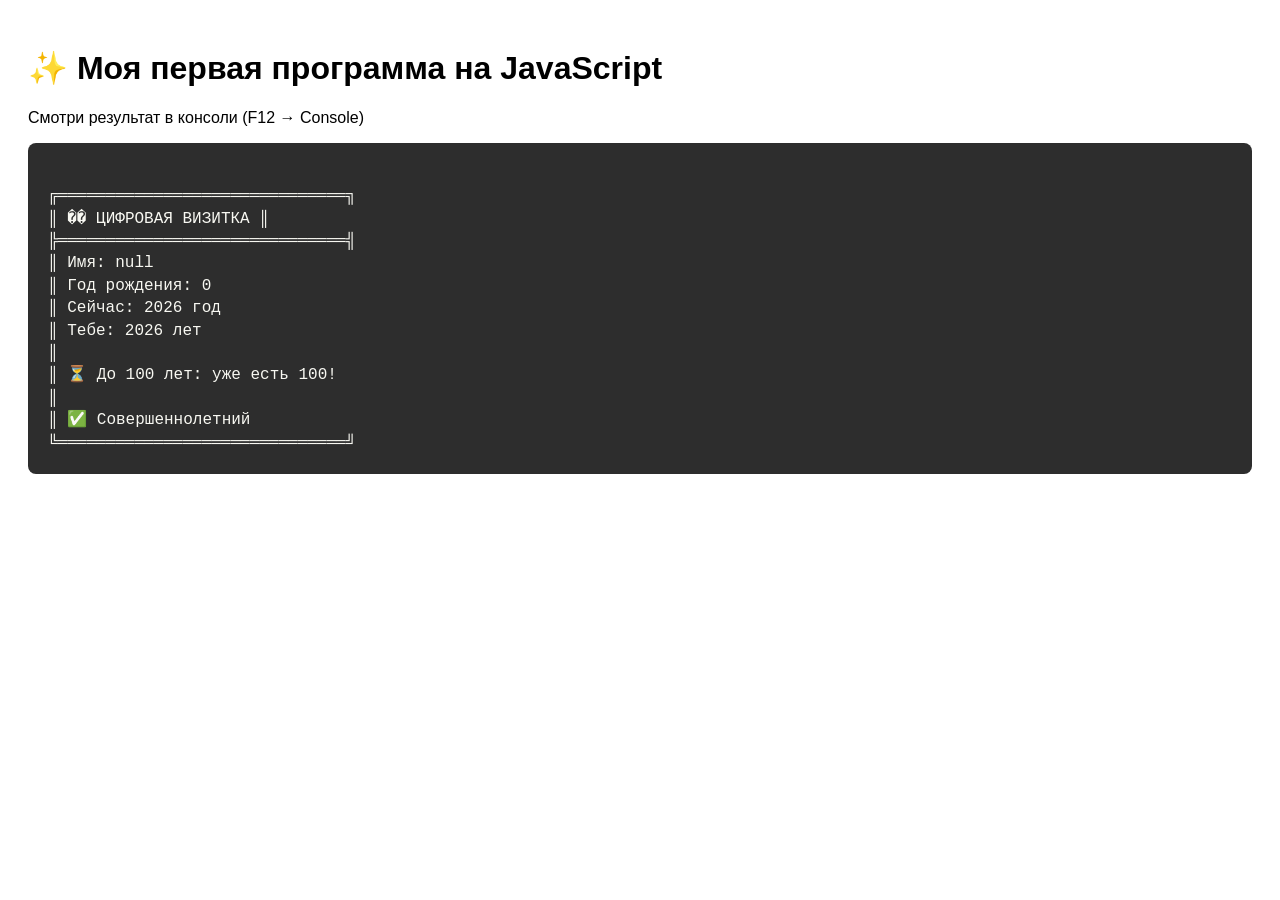
<file: my_first_js/index.html>
<!DOCTYPE html>
<html lang="ru">
<head>
    <meta charset="UTF-8">
    <meta name="viewport" content="width=device-width, initial-scale=1.0">
    <title>Моя первая программа</title>
<style>
body { font-family: Arial, sans-serif; padding: 20px; }
pre { background: #f0f0f0; padding: 15px; border-radius: 8px; }
</style>
</head>
<body>
<h1>✨ Моя первая программа на JavaScript</h1>
<p>Смотри результат в консоли (F12 → Console)</p>
<div class="result"></div>

<style>
    .result {
        max-width: 300px;
        background: #2d2d2d;
        color: #f8f8f2;
        padding: 20px;
        border-radius: 8px;
        overflow-x: auto;
        overflow-y: auto;
        white-space: pre;
        font-family: 'Courier New', monospace;
        line-height: 1.4;
        max-width: 100%;

        transform: rotate(0deg);
        transition-duration: 1s;
    }

@keyframes smoothRotate {
    0% {
        transform: rotate(0deg) scale(1);
        background: gray;
    }
    25% {
        transform: rotate(45deg) scale(1.05);
        background: #95a5a6;
    }
    50% {
        transform: rotate(90deg) scale(1.1);
        background: #7f8c8d;
    }
    75% {
        transform: rotate(135deg) scale(1.05);
        background: #2ecc71;
    }
    100% {
        transform: rotate(180deg) scale(1);
        background: #27ae60;
    }
}

    ._active {
        animation: rotateAnimation 0.5s ease-in-out;
    }
</style>

<script>
// ========== МОЯ ПЕРВАЯ ПРОГРАММА ==========

// Приветствие
console.log("Программа запущена!", "color: green; font-size: 16px");

// Запрашиваем данные
let name = prompt("Привет! Как тебя зовут?");
let birthYear = prompt("В каком году ты родился?");

// Превращаем текст в число
birthYear = Number(birthYear);

// Получаем текущий год
let currentYear = new Date().getFullYear();

// Вычисляем возраст
let age = currentYear - birthYear;

// Сколько до 100 лет
let yearsTo100 = 100 - age;

// Создаем визитку
let businessCard = `
╔══════════════════════════════╗
║ �� ЦИФРОВАЯ ВИЗИТКА ║
╠══════════════════════════════╣
║ Имя: ${name}
║ Год рождения: ${birthYear}
║ Сейчас: ${currentYear} год
║ Тебе: ${age} лет
║
║ ⏳ До 100 лет: ${yearsTo100 > 0 ? yearsTo100 : "уже есть 100!"}
║
║ ${age >= 18 ? "✅ Совершеннолетний" : "Несовершеннолетний"}
╚══════════════════════════════╝
`;

document.querySelector('.result').innerHTML += businessCard

setInterval(() => {
    if (document.querySelector('.result').classList.contains("_active") == true) {
        document.querySelector('.result').classList.remove("_active")
    } else {
        document.querySelector('.result').classList.add("_active")
    }
}, 1500);

// Выводим визитку
console.log(businessCard);

// Дополнительная информация
console.log(`Сегодня: ${new Date().toLocaleDateString()}`);
console.log("Программа успешно завершена!", "color: blue;");

// Показываем сообщение пользователю
alert(`Привет, ${name}! Тебе ${age} лет. Загляни в консоль (F12)!`);
</script>
</body>
</html>
</file>
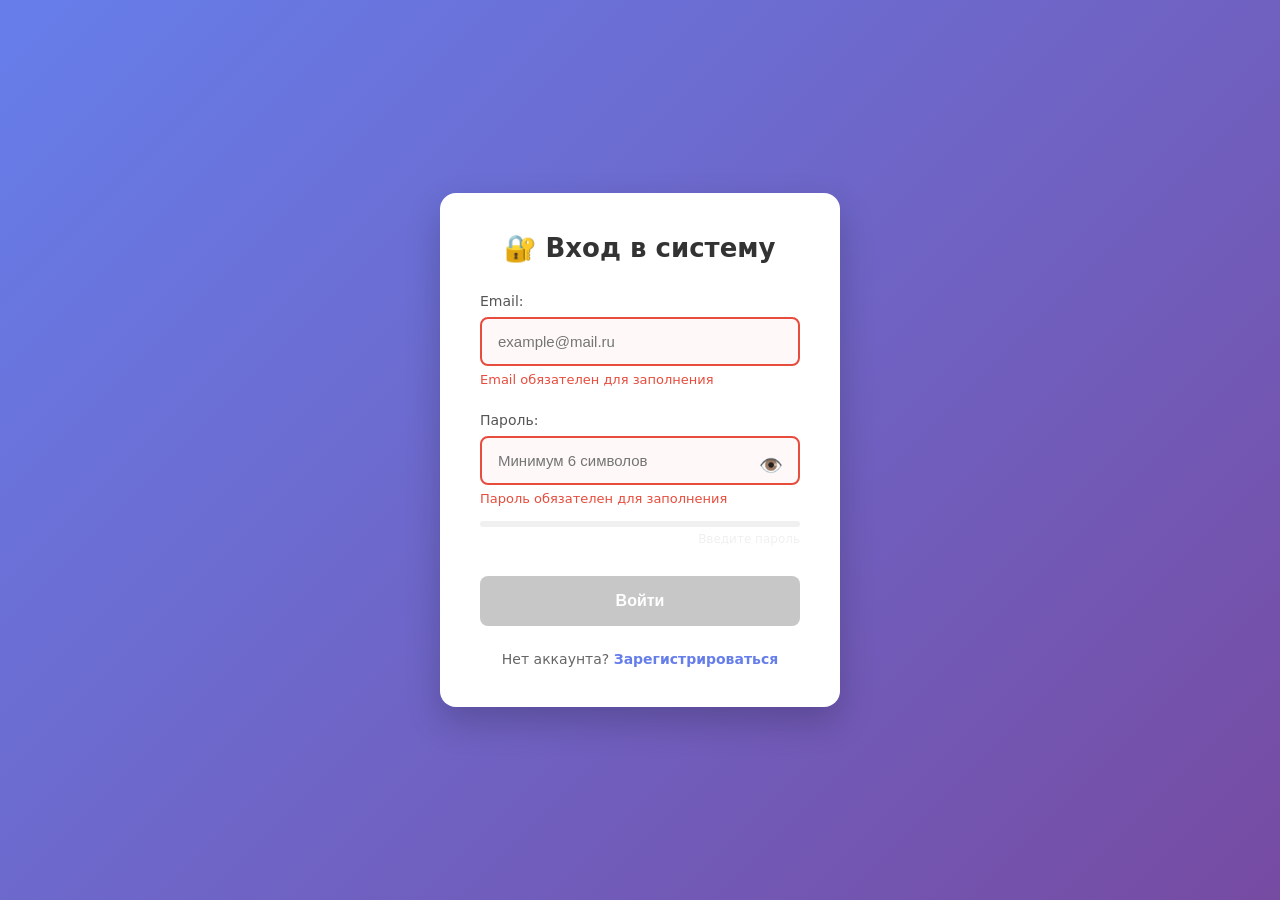
<file: ДЗ_4/index.html>
<!DOCTYPE html>
<html lang="ru">
<head>
    <meta charset="UTF-8">
    <meta name="viewport" content="width=device-width, initial-scale=1.0">
    <title>Форма авторизации с валидацией</title>
    <link rel="stylesheet" href="style.css">
</head>
<body>
    <div class="container">
        <form class="login-form" id="loginForm" novalidate>
            <h1>🔐 Вход в систему</h1>

            <!-- Поле Email -->
            <div class="form-group" id="emailGroup">
                <label for="email">Email:</label>
                <input
                    type="email"
                    id="email"
                    name="email"
                    placeholder="example@mail.ru"
                    value=""
                >
                <div class="error-message" id="emailError"></div>
            </div>

            <!-- Поле Пароль с глазиком -->
            <div class="form-group" id="passwordGroup">
                <label for="password">Пароль:</label>
                <div class="password-wrapper">
                    <input
                        type="password"
                        id="password"
                        name="password"
                        placeholder="Минимум 6 символов"
                    >
                    <button type="button" class="toggle-password" id="togglePassword" title="Показать пароль">👁️</button>
                </div>
                <div class="error-message" id="passwordError"></div>
                <!-- Индикатор надежности пароля -->
                <div class="password-strength" id="passwordStrength">
                    <div class="strength-bar" id="strengthBar"></div>
                </div>
                <div class="strength-text" id="strengthText"></div>
            </div>

            <!-- Кнопка отправки -->
            <button type="submit" id="submitBtn" disabled>Войти</button>

            <!-- Ссылка на регистрацию -->
            <p class="register-link">
                Нет аккаунта? <a href="#" id="registerLink">Зарегистрироваться</a>
            </p>
        </form>
    </div>

    <script src="script.js"></script>
</body>
</html>
</file>
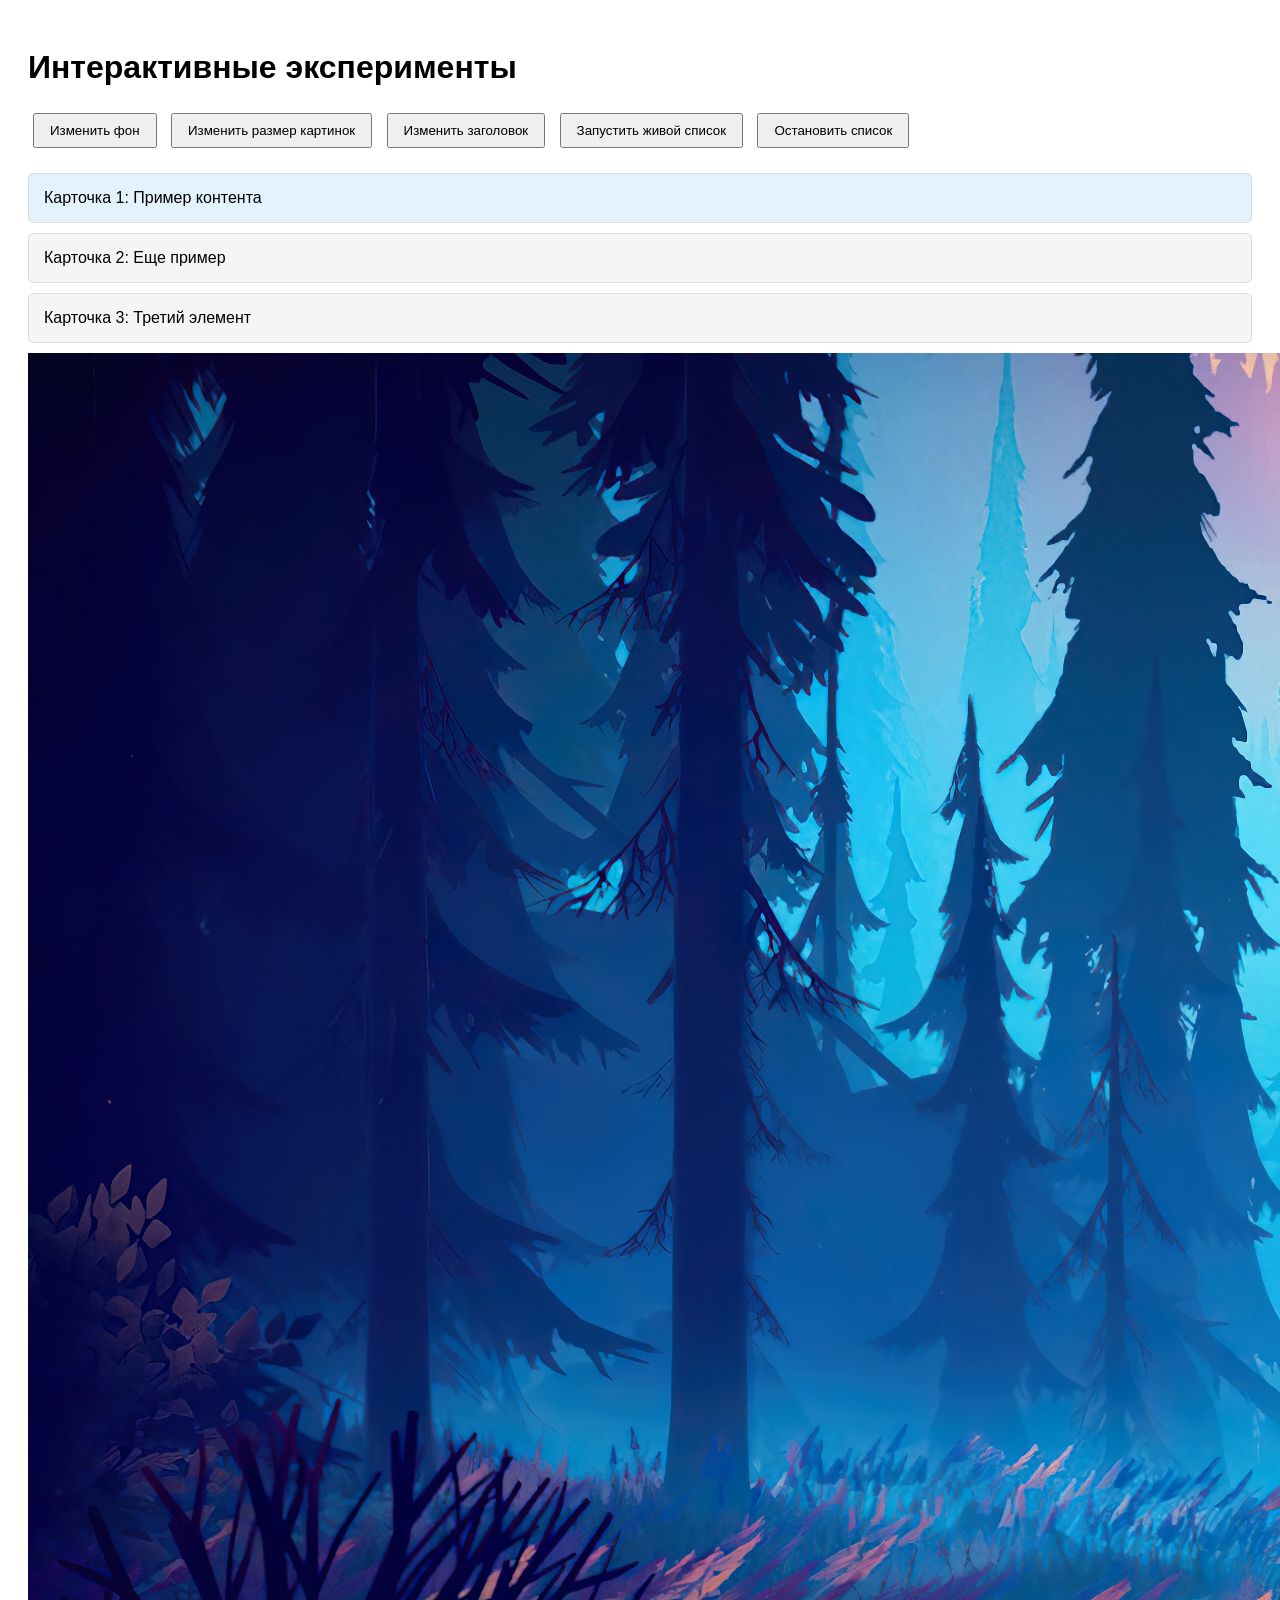
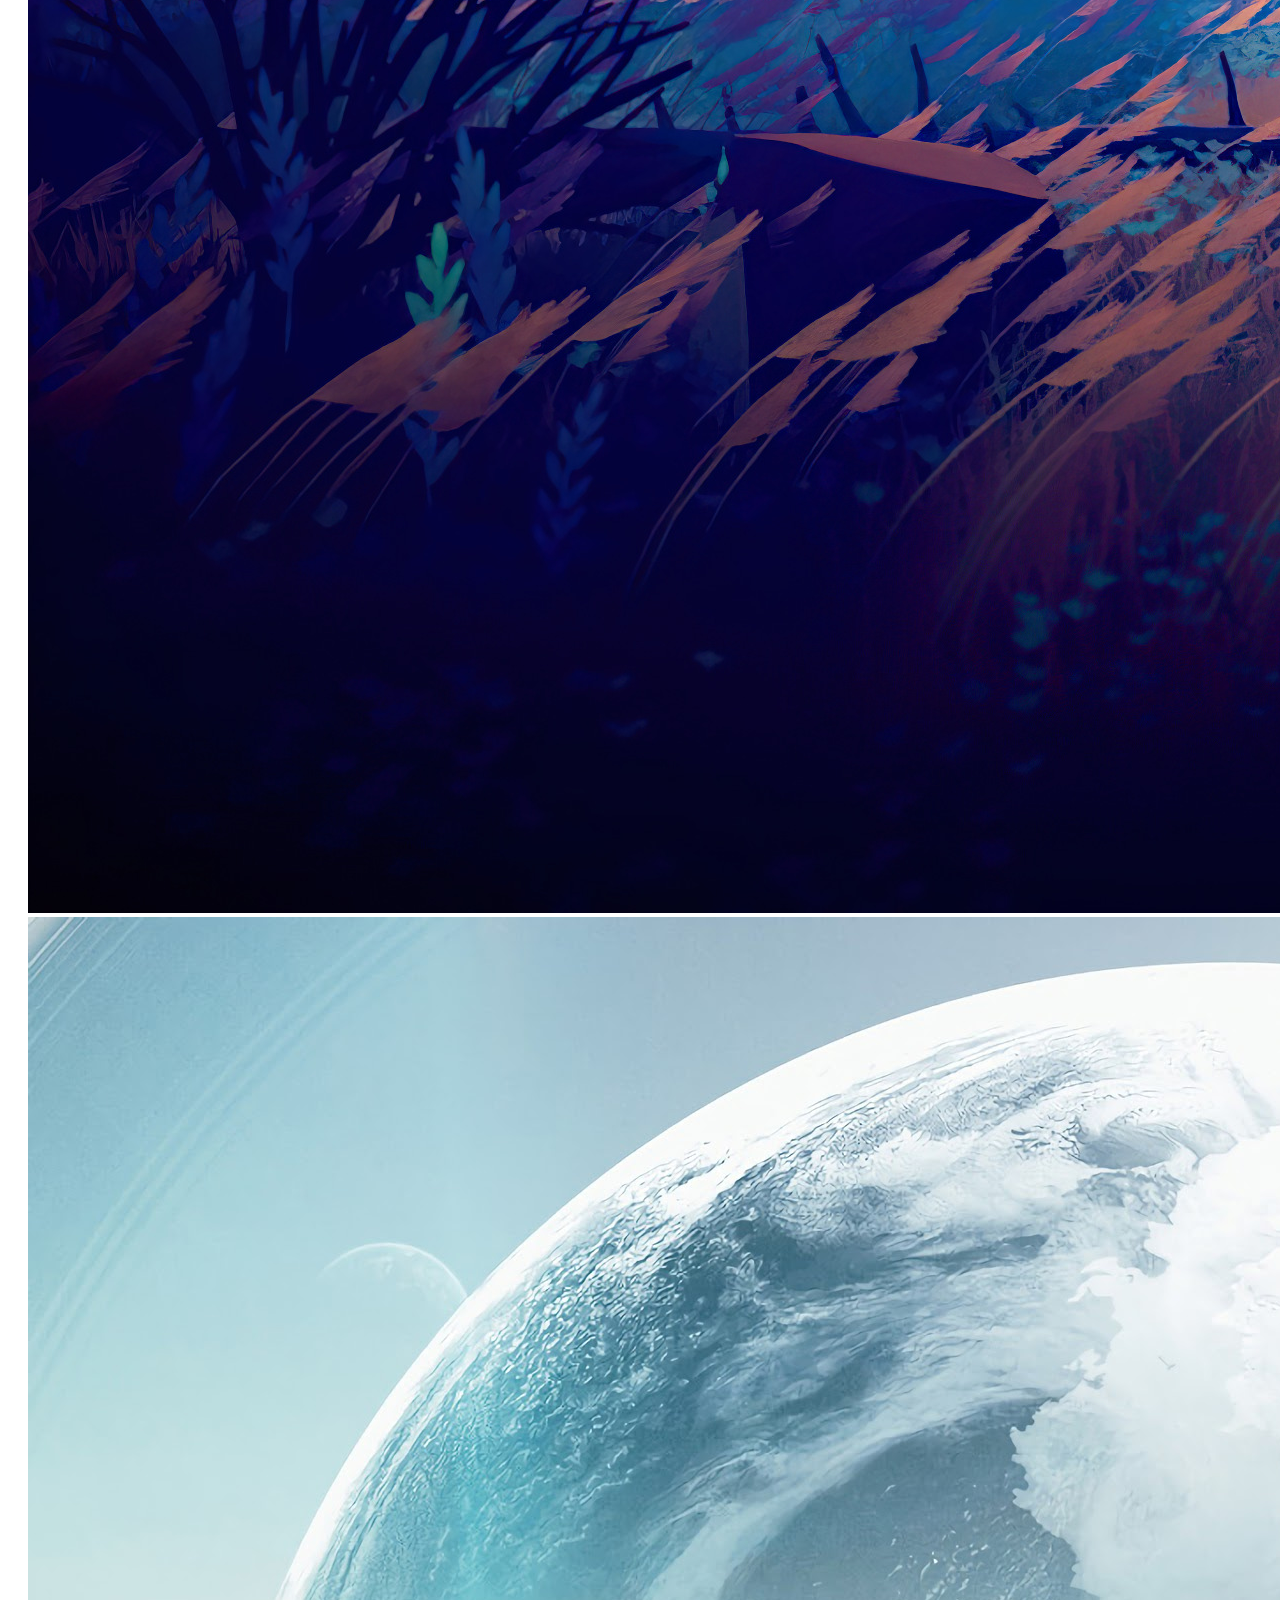
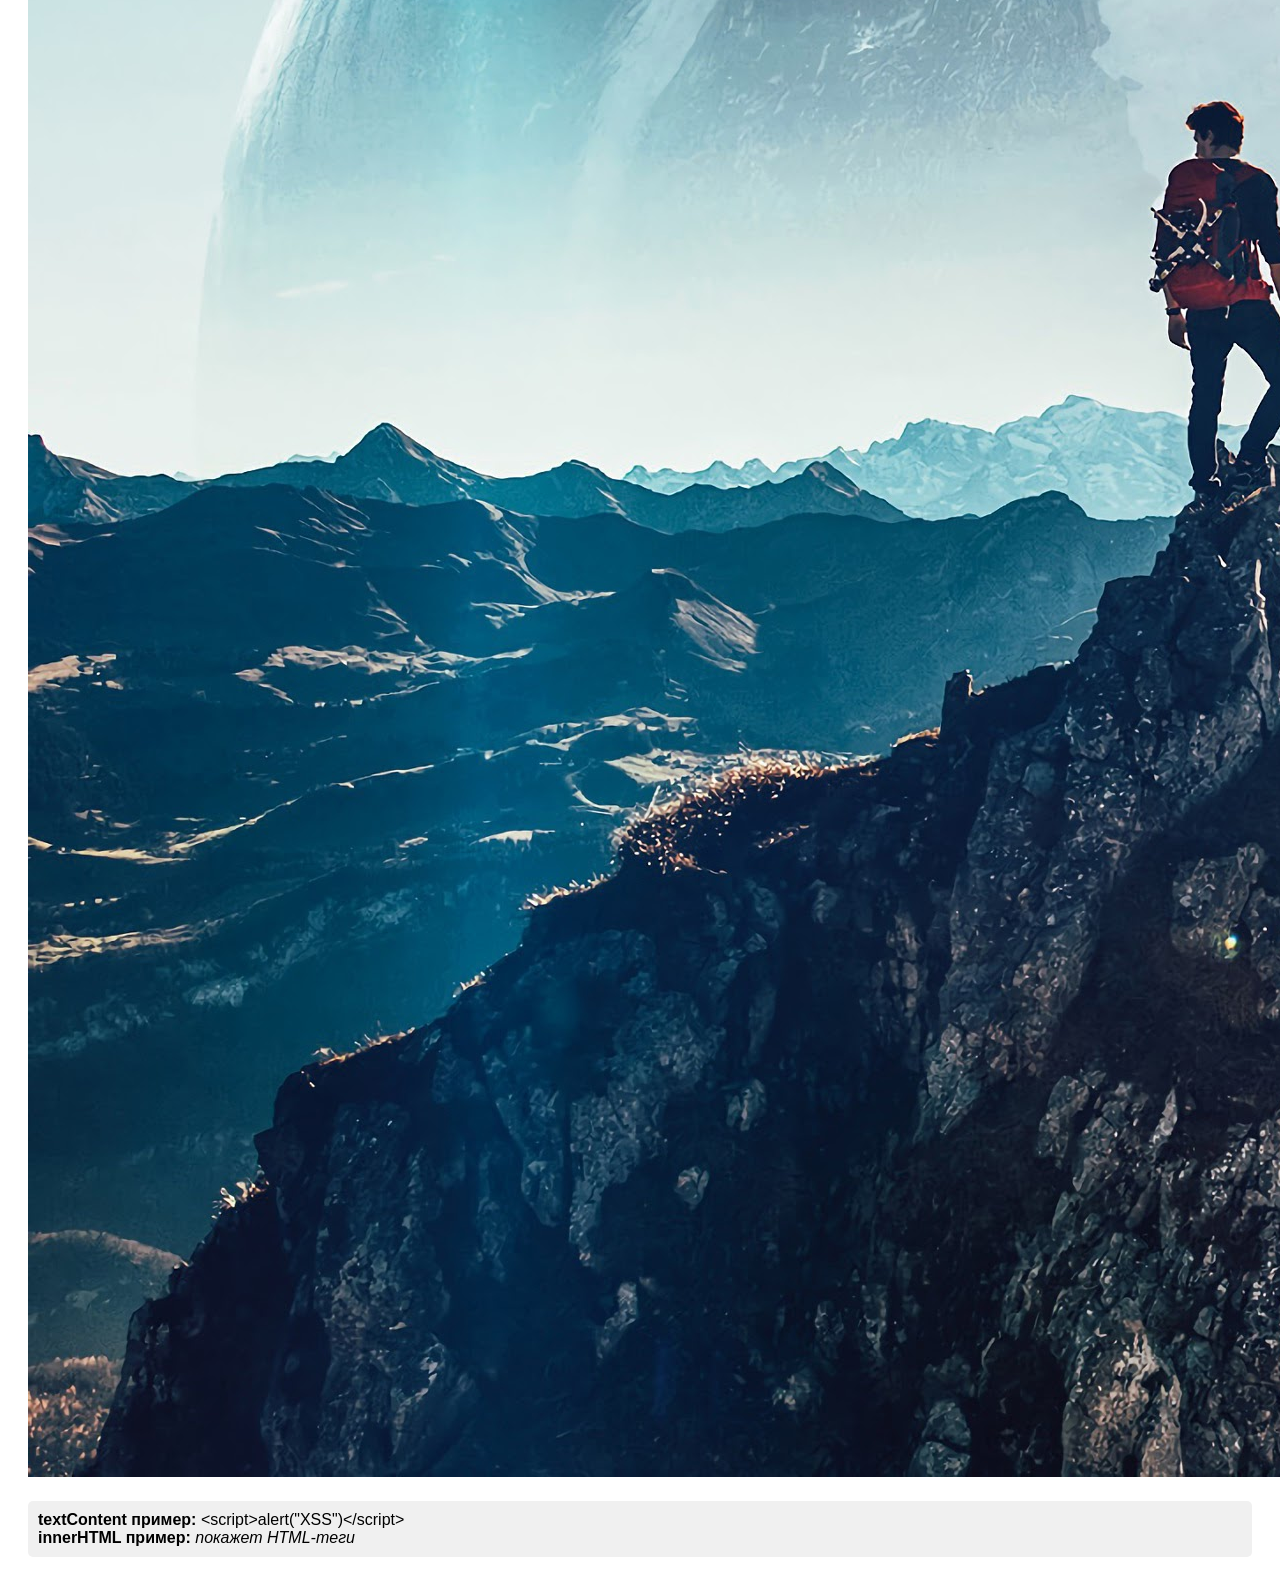
<file: ДЗ_5/index.html>
<!DOCTYPE html>
<html lang="ru">
<head>
    <meta charset="UTF-8">
    <meta name="viewport" content="width=device-width, initial-scale=1.0">
    <title>Интерактивные эксперименты</title>
    <style>
        body {
            font-family: Arial, sans-serif;
            padding: 20px;
            transition: background-color 0.3s;
        }
        .card {
            border: 1px solid #ddd;
            padding: 15px;
            margin: 10px 0;
            border-radius: 5px;
            transition: all 0.3s;
        }
        button {
            margin: 5px;
            padding: 8px 15px;
            cursor: pointer;
        }
        .controls {
            margin: 20px 0;
        }
    </style>
</head>
<body>
    <h1>Интерактивные эксперименты</h1>
    
    <div class="controls">
        <button onclick="changeBackground()">Изменить фон</button>
        <button onclick="resizeImages()">Изменить размер картинок</button>
        <button onclick="changeTitle()">Изменить заголовок</button>
        <button onclick="startLiveList()">Запустить живой список</button>
        <button onclick="stopLiveList()">Остановить список</button>
    </div>

    <div class="card">Карточка 1: Пример контента</div>
    <div class="card">Карточка 2: Еще пример</div>
    <div class="card">Карточка 3: Третий элемент</div>
    
    <img src="1.jpg" alt="Пример 1">
    <img src="2.jpg" alt="Пример 2">
    
    <div id="liveListContainer"></div>

    <script src="script.js"></script>
</body>
</html>
</file>
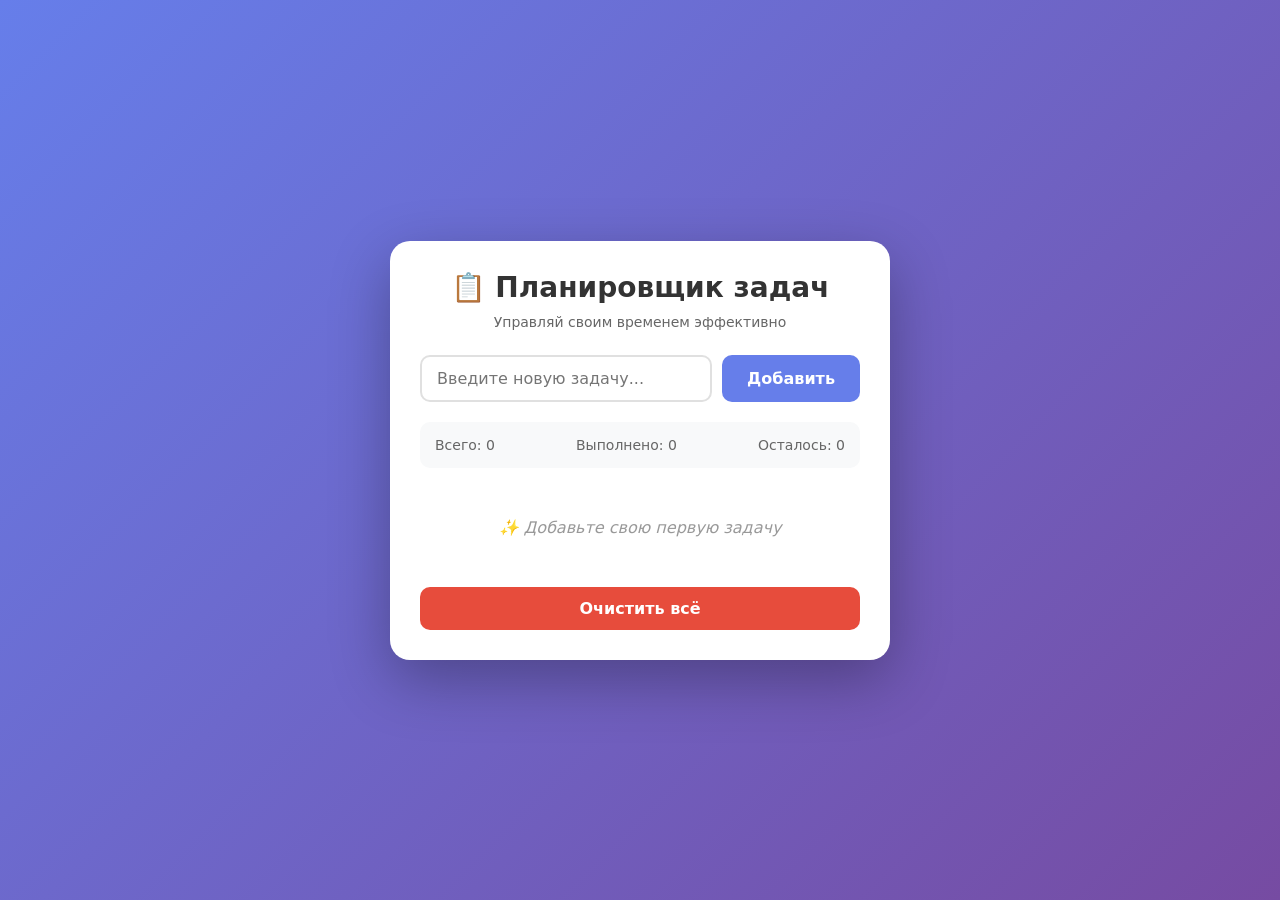
<file: ЛПЗ_5/index.html>
<!DOCTYPE html>
<html lang="ru">
<head>
    <meta charset="UTF-8">
    <meta name="viewport" content="width=device-width, initial-scale=1.0">
    <title>Планировщик задач 2026</title>
    <style>
        /* Все стили из задания - без изменений */
        * {
            margin: 0;
            padding: 0;
            box-sizing: border-box;
            font-family: system-ui, -apple-system, sans-serif;
        }
        
        body {
            background: linear-gradient(135deg, #667eea, #764ba2);
            min-height: 100vh;
            display: flex;
            justify-content: center;
            align-items: center;
            padding: 20px;
        }
        
        .container {
            background: white;
            max-width: 500px;
            width: 100%;
            border-radius: 20px;
            box-shadow: 0 20px 60px rgba(0,0,0,0.3);
            padding: 30px;
        }
        
        h1 {
            text-align: center;
            color: #333;
            margin-bottom: 10px;
            font-size: 28px;
        }
        
        .subtitle {
            text-align: center;
            color: #666;
            margin-bottom: 25px;
            font-size: 14px;
        }
        
        .add-task {
            display: flex;
            gap: 10px;
            margin-bottom: 20px;
        }
        
        .add-task input {
            flex: 1;
            padding: 12px 15px;
            border: 2px solid #e0e0e0;
            border-radius: 10px;
            font-size: 16px;
            transition: border-color 0.3s;
        }
        
        .add-task input:focus {
            outline: none;
            border-color: #667eea;
        }
        
        .add-task button {
            padding: 12px 25px;
            background: #667eea;
            color: white;
            border: none;
            border-radius: 10px;
            font-size: 16px;
            font-weight: 600;
            cursor: pointer;
            transition: background 0.3s;
        }
        
        .add-task button:hover {
            background: #5a67d8;
        }
        
        .stats {
            display: flex;
            justify-content: space-between;
            background: #f8f9fa;
            padding: 15px;
            border-radius: 10px;
            margin-bottom: 20px;
            font-size: 14px;
            color: #666;
        }
        
        .tasks-list {
            list-style: none;
            margin-bottom: 20px;
            max-height: 400px;
            overflow-y: auto;
        }
        
        .task-item {
            display: flex;
            align-items: center;
            padding: 12px;
            background: #f8f9fa;
            border-radius: 10px;
            margin-bottom: 8px;
            transition: all 0.3s;
        }
        
        .task-item:hover {
            transform: translateX(5px);
            box-shadow: 0 5px 15px rgba(0,0,0,0.1);
        }
        
        .task-check {
            margin-right: 12px;
            width: 20px;
            height: 20px;
            cursor: pointer;
        }
        
        .task-text {
            flex: 1;
            font-size: 16px;
            color: #333;
        }
        
        .task-text.completed {
            text-decoration: line-through;
            color: #999;
        }
        
        .task-date {
            font-size: 12px;
            color: #999;
            margin-right: 15px;
        }
        
        .delete-btn {
            background: none;
            border: none;
            color: #e74c3c;
            font-size: 20px;
            cursor: pointer;
            padding: 0 5px;
            transition: color 0.3s;
        }
        
        .delete-btn:hover {
            color: #c0392b;
        }
        
        .clear-btn {
            width: 100%;
            padding: 12px;
            background: #e74c3c;
            color: white;
            border: none;
            border-radius: 10px;
            font-size: 16px;
            font-weight: 600;
            cursor: pointer;
            transition: background 0.3s;
        }
        
        .clear-btn:hover {
            background: #c0392b;
        }
        
        .empty-message {
            text-align: center;
            color: #999;
            padding: 30px;
            font-style: italic;
        }
    </style>
</head>
<body>
    <div class="container">
        <h1>📋 Планировщик задач</h1>
        <div class="subtitle">Управляй своим временем эффективно</div>
        
        <!-- Блок добавления задачи -->
        <div class="add-task">
            <input type="text" id="taskInput" placeholder="Введите новую задачу...">
            <button id="addBtn">Добавить</button>
        </div>
        
        <!-- Статистика -->
        <div class="stats">
            <span>Всего: <span id="totalTasks">0</span></span>
            <span>Выполнено: <span id="completedTasks">0</span></span>
            <span>Осталось: <span id="pendingTasks">0</span></span>
        </div>
        
        <!-- Список задач -->
        <ul class="tasks-list" id="tasksList">
            <li class="empty-message">✨ Добавьте свою первую задачу</li>
        </ul>
        
        <!-- Кнопка очистки -->
        <button class="clear-btn" id="clearBtn">Очистить всё</button>
    </div>
    
    <script src="script.js"></script>
</body>
</html>
</file>
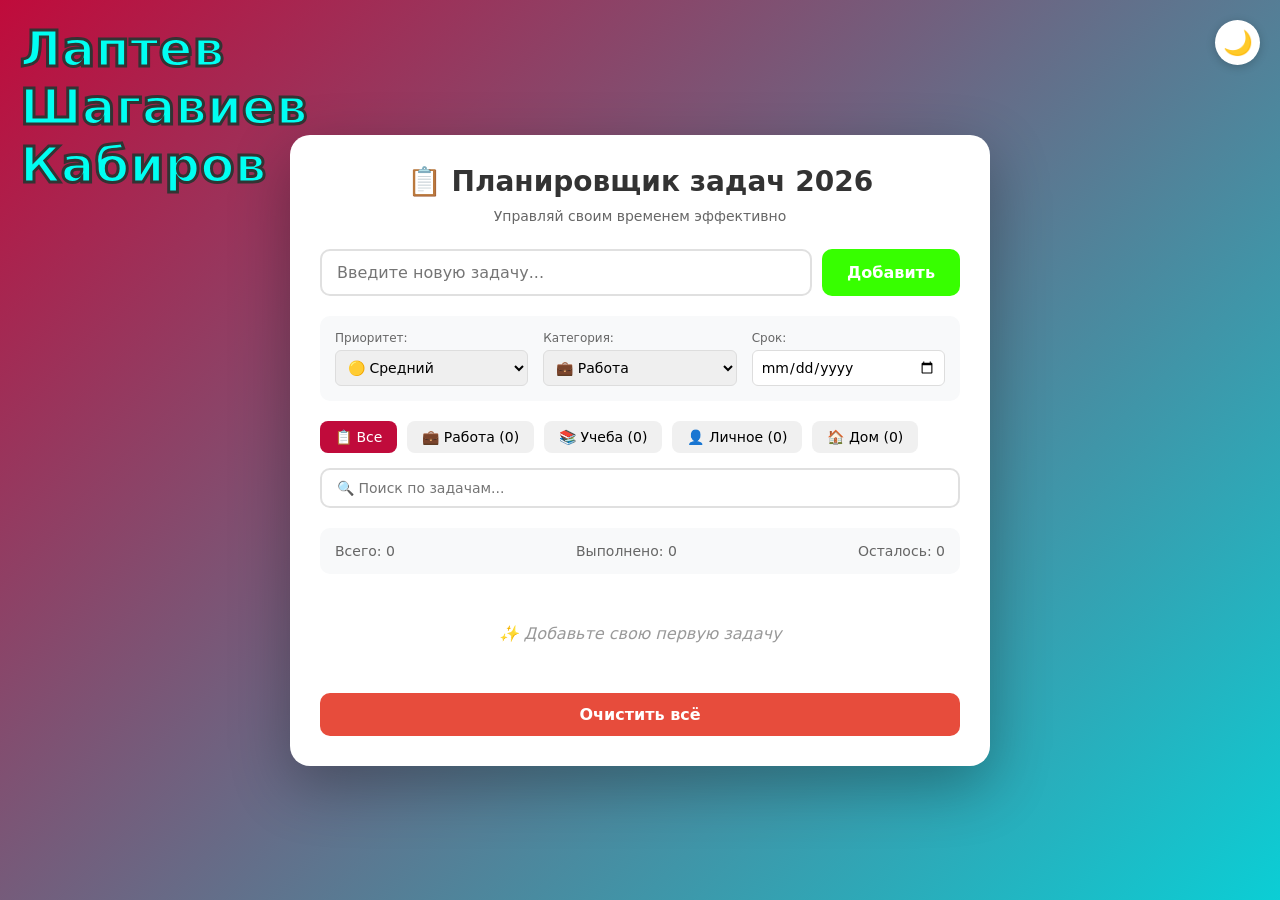
<file: ЛПЗ_6/index.html>
<!DOCTYPE html>
<html lang="ru">
<head>
    <meta charset="UTF-8">
    <meta name="viewport" content="width=device-width, initial-scale=1.0">
    <title>Планировщик задач 2026 - Расширенная версия</title>
    <style>
        /* Все стили из задания - без изменений */
        * {
            margin: 0;
            padding: 0;
            box-sizing: border-box;
            font-family: system-ui, -apple-system, sans-serif;
        }
        
        body {
            background: linear-gradient(135deg, #c00b3b, #0bced5);
            min-height: 100vh;
            display: flex;
            justify-content: center;
            align-items: center;
            padding: 20px;
            transition: background 0.3s;
        }
        
        .container {
            background: white;
            max-width: 700px;
            width: 100%;
            border-radius: 20px;
            box-shadow: 0 20px 60px rgba(0,0,0,0.3);
            padding: 30px;
            transition: all 0.3s;
            position: relative;
        }
        
        h1 {
            text-align: center;
            color: #333;
            margin-bottom: 10px;
            font-size: 28px;
        }
        
        .subtitle {
            text-align: center;
            color: #666;
            margin-bottom: 25px;
            font-size: 14px;
        }
        
        .add-task {
            display: flex;
            gap: 10px;
            margin-bottom: 20px;
        }
        
        .add-task input {
            flex: 1;
            padding: 12px 15px;
            border: 2px solid #e0e0e0;
            border-radius: 10px;
            font-size: 16px;
            transition: border-color 0.3s;
        }
        
        .add-task input:focus {
            outline: none;
            border-color: #ea6666;
        }
        
        .add-task button {
            padding: 12px 25px;
            background: #37ff00;
            color: white;
            border: none;
            border-radius: 10px;
            font-size: 16px;
            font-weight: 600;
            cursor: pointer;
            transition: background 0.3s;
        }
        
        .add-task button:hover {
            background: #00ffff;
        }
        
        .stats {
            display: flex;
            justify-content: space-between;
            background: #f8f9fa;
            padding: 15px;
            border-radius: 10px;
            margin-bottom: 20px;
            font-size: 14px;
            color: #666;
        }
        
        .tasks-list {
            list-style: none;
            margin-bottom: 20px;
            max-height: 500px;
            overflow-y: auto;
        }
        
        .task-item {
            display: flex;
            align-items: center;
            gap: 12px;
            padding: 12px;
            background: #f8f9fa;
            border-radius: 10px;
            margin-bottom: 8px;
            transition: all 0.3s;
        }
        
        .task-item:hover {
            transform: translateX(5px);
            box-shadow: 0 5px 15px rgba(0,0,0,0.1);
        }
        
        .task-check {
            width: 20px;
            height: 20px;
            cursor: pointer;
            flex-shrink: 0;
        }
        
        .delete-btn {
            background: none;
            border: none;
            color: #e74c3c;
            font-size: 24px;
            cursor: pointer;
            padding: 0 5px;
            transition: color 0.3s;
            flex-shrink: 0;
        }
        
        .delete-btn:hover {
            color: #c0392b;
        }
        
        .clear-btn {
            width: 100%;
            padding: 12px;
            background: #e74c3c;
            color: white;
            border: none;
            border-radius: 10px;
            font-size: 16px;
            font-weight: 600;
            cursor: pointer;
            transition: background 0.3s;
        }
        
        .clear-btn:hover {
            background: #c0392b;
        }
        
        .empty-message {
            text-align: center;
            color: #999;
            padding: 30px;
            font-style: italic;
        }

        .create-site-name {
            position: absolute;
            top: 20px;
            left: 20px;
            font-size: 50px;
            font-weight: 800;
            color: #00fff2;

            @media(max-width: 1120px) {
                display: flex;
                column-gap: 20px;
                font-size: 30px;
            }
        }

        .create-site-name p {
            -webkit-text-stroke: 3px #333;

            @media(max-width: 1120px) {
                -webkit-text-stroke: 2px #333;
            }
        }
    </style>
</head>
<body>
    <div class="container">
        <h1>📋 Планировщик задач 2026</h1>
        <div class="subtitle">Управляй своим временем эффективно</div>
        
        <!-- Блок добавления задачи -->
        <div class="add-task">
            <input type="text" id="taskInput" placeholder="Введите новую задачу...">
            <button id="addBtn">Добавить</button>
        </div>
        
        <!-- Статистика -->
        <div class="stats">
            <span>Всего: <span id="totalTasks">0</span></span>
            <span>Выполнено: <span id="completedTasks">0</span></span>
            <span>Осталось: <span id="pendingTasks">0</span></span>
        </div>
        
        <!-- Список задач -->
        <ul class="tasks-list" id="tasksList">
            <li class="empty-message">✨ Добавьте свою первую задачу</li>
        </ul>
        
        <!-- Кнопка очистки -->
        <button class="clear-btn" id="clearBtn">Очистить всё</button>
    </div>

    <div class="create-site-name">
        <p>Лаптев</p>
        <p>Шагавиев</p>
        <p>Кабиров</p>
    </div>
    
    <script src="script.js"></script>
</body>
</html>
</file>
<file: ДЗ_4/style.css>
* {
    margin: 0;
    padding: 0;
    box-sizing: border-box;
}

body {
    font-family: system-ui, -apple-system, 'Segoe UI', Roboto, sans-serif;
    background: linear-gradient(135deg, #667eea 0%, #764ba2 100%);
    min-height: 100vh;
    display: flex;
    justify-content: center;
    align-items: center;
    padding: 20px;
}

.container {
    width: 100%;
    max-width: 400px;
}

.login-form {
    background: white;
    padding: 40px;
    border-radius: 16px;
    box-shadow: 0 15px 35px rgba(0, 0, 0, 0.2);
    animation: fadeIn 0.5s ease-out;
}

@keyframes fadeIn {
    from {
        opacity: 0;
        transform: translateY(-20px);
    }

    to {
        opacity: 1;
        transform: translateY(0);
    }
}

.login-form h1 {
    text-align: center;
    margin-bottom: 30px;
    color: #333;
    font-size: 26px;
    font-weight: 600;
}

.form-group {
    margin-bottom: 20px;
}

label {
    display: block;
    margin-bottom: 8px;
    color: #555;
    font-weight: 500;
    font-size: 14px;
}

input {
    width: 100%;
    padding: 14px 16px;
    border: 2px solid #e0e0e0;
    border-radius: 8px;
    font-size: 15px;
    transition: border-color 0.2s ease-in-out, box-shadow 0.2s ease-in-out;
}

input:focus {
    outline: none;
    border-color: #667eea;
    box-shadow: 0 0 0 3px rgba(102, 126, 234, 0.1);
}

/* Стили для поля с ошибкой */
input.error {
    border-color: #e74c3c;
    background-color: #fff8f8;
}

input.error:focus {
    border-color: #c0392b;
    box-shadow: 0 0 0 3px rgba(231, 76, 60, 0.1);
}

/* Контейнер для пароля с глазиком */
.password-wrapper {
    position: relative;
    display: flex;
    align-items: center;
}

.password-wrapper input {
    padding-right: 50px;
    /* Место для кнопки глазика */
}

.toggle-password {
    position: absolute;
    right: 12px;
    background: none;
    border: none;
    font-size: 1.2rem;
    cursor: pointer;
    padding: 5px;
    color: #777;
    transition: color 0.2s;
    width: auto;
    background: transparent;
}

.toggle-password:hover {
    color: #333;
    background: transparent;
}

/* Сообщения об ошибках с анимацией */
.error-message {
    color: #e74c3c;
    font-size: 13px;
    margin-top: 6px;
    min-height: 20px;
    animation: shake 0.3s ease-in-out;
}

@keyframes shake {

    0%,
    100% {
        transform: translateX(0);
    }

    20% {
        transform: translateX(-5px);
    }

    40% {
        transform: translateX(5px);
    }

    60% {
        transform: translateX(-3px);
    }

    80% {
        transform: translateX(3px);
    }
}

/* Индикатор надежности пароля */
.password-strength {
    margin-top: 10px;
    height: 6px;
    background-color: #f0f0f0;
    border-radius: 3px;
    overflow: hidden;
}

.strength-bar {
    height: 100%;
    width: 0;
    border-radius: 3px;
    transition: width 0.3s ease, background-color 0.3s ease;
}

.strength-text {
    font-size: 12px;
    margin-top: 5px;
    text-align: right;
    color: #777;
}

/* Стили кнопки */
button {
    width: 100%;
    padding: 16px;
    background: #667eea;
    color: white;
    border: none;
    border-radius: 8px;
    font-size: 16px;
    font-weight: 600;
    cursor: pointer;
    transition: background-color 0.2s, transform 0.1s;
    margin-top: 10px;
}

button:hover:not(:disabled) {
    background: #5a67d8;
}

button:active:not(:disabled) {
    transform: scale(0.98);
}

button:disabled {
    background: #b0b0b0;
    cursor: not-allowed;
    opacity: 0.7;
}

/* Ссылка регистрации */
.register-link {
    text-align: center;
    margin-top: 25px;
    color: #666;
    font-size: 14px;
}

.register-link a {
    color: #667eea;
    text-decoration: none;
    font-weight: 600;
    transition: color 0.2s;
}

.register-link a:hover {
    color: #5a67d8;
    text-decoration: underline;
}
</file>
